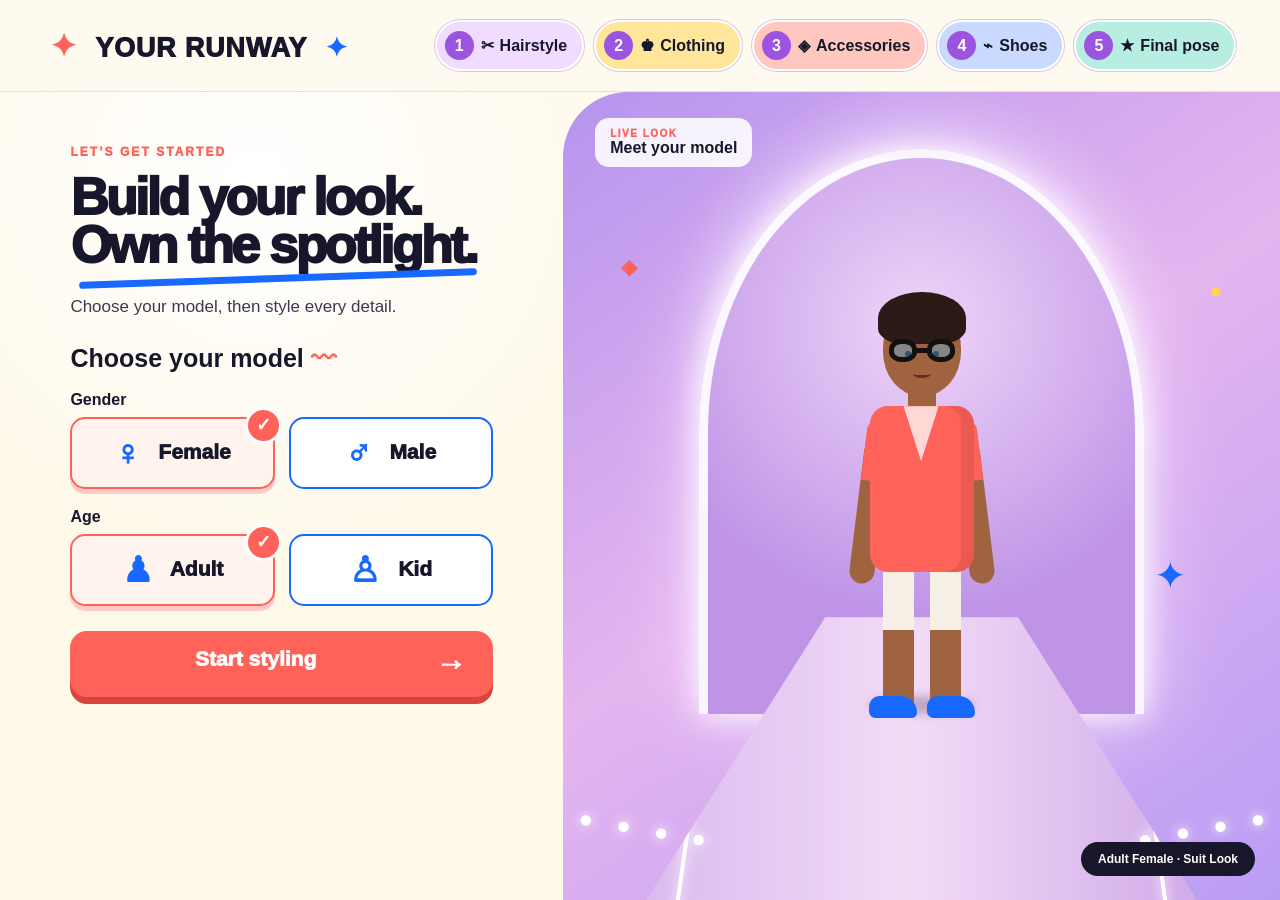
<file: runway/index.html>
<!doctype html>
<html lang="en">
<head>
  <meta charset="UTF-8">
  <meta name="viewport" content="width=device-width, initial-scale=1.0">
  <title>Your Runway</title>
  <link rel="stylesheet" href="styles.css">
</head>
<body>
  <main id="app"></main>
  <script src="app.js"></script>
</body>
</html>
</file>
<file: runway/styles.css>
:root{--ink:#17162a;--cream:#fff9ea;--coral:#ff6258;--blue:#1769ff;--yellow:#ffd451;--lilac:#b997f6}
*{box-sizing:border-box}body{margin:0;background:var(--cream);color:var(--ink);font-family:"Trebuchet MS",Arial,sans-serif}#app{min-height:100vh;overflow:hidden;background:radial-gradient(circle at 20% 20%,#fff 0,transparent 32%),var(--cream)}button{font:inherit;color:inherit}.topbar{height:92px;display:flex;align-items:center;padding:0 3.4vw;border-bottom:1px solid #eadfca;background:#fffaf0;position:relative;z-index:20}.brand{border:0;background:none;font-weight:1000;font-size:27px;letter-spacing:.03em;white-space:nowrap;cursor:pointer}.brand span{color:var(--coral);font-size:32px;margin-right:10px}.brand i{font-style:normal;color:var(--blue);margin-left:10px}.step-nav{display:flex;gap:10px;margin-left:auto}.step-nav button{border:2px solid #fff;background:#f0dcff;border-radius:999px;padding:9px 15px 9px 8px;font-weight:900;box-shadow:0 0 0 1px #d8c9e3;cursor:pointer}.step-nav button:nth-child(2){background:#ffe69b}.step-nav button:nth-child(3){background:#ffc7bf}.step-nav button:nth-child(4){background:#c9d9ff}.step-nav button:nth-child(5){background:#b8eee2}.step-nav b{display:inline-grid;place-items:center;width:29px;height:29px;border-radius:50%;background:#9b54df;color:#fff;margin-right:7px}.step-nav span{margin-right:6px}.step-nav button.active{transform:translateY(3px);box-shadow:0 3px 0 var(--ink)}.step-nav button.done{opacity:.65}
.workspace{height:calc(100vh - 92px);min-height:690px;display:grid;grid-template-columns:44% 56%}.config-panel{padding:5.5vh 5.5vw 3vh;position:relative;z-index:3}.eyebrow{color:var(--coral);font-size:12px;font-weight:1000;letter-spacing:.17em}.config-panel h1,.show-copy h1{font-family:"Arial Rounded MT Bold","Trebuchet MS",sans-serif;font-size:clamp(43px,4.1vw,68px);line-height:.93;letter-spacing:-.055em;margin:13px 0 16px;font-weight:1000}.config-panel h1 em{font-style:normal;position:relative}.config-panel h1 em:after{content:"";position:absolute;height:7px;border-radius:99px;background:var(--blue);left:2%;right:0;bottom:-8px;transform:rotate(-2deg)}.intro{font-size:17px;line-height:1.5;margin:24px 0;color:#3d3850}.config-panel h2{font-size:25px;margin:14px 0 18px}.config-panel h2 span{color:var(--coral)}.field{margin-bottom:19px}.field label{font-weight:900;display:block;margin-bottom:8px}.model-choices{display:grid;grid-template-columns:1fr 1fr;gap:14px}.model-choices button{height:72px;border:2px solid var(--blue);background:#fff;border-radius:15px;font-size:21px;font-weight:1000;cursor:pointer;position:relative}.model-choices i{font-style:normal;color:var(--blue);font-size:35px;vertical-align:middle;margin-right:12px}.model-choices button.selected,.choice-grid button.selected{border-color:var(--coral);background:#fff4ed;box-shadow:0 5px 0 #ffcbc6}.model-choices button.selected:after,.choice-grid button.selected>i{content:"✓";position:absolute;right:-9px;top:-12px;background:var(--coral);color:#fff;width:31px;height:31px;display:grid;place-items:center;border-radius:50%;font-size:18px;border:3px solid #fff}.panel-actions{display:flex;gap:12px;margin-top:25px}.primary{border:0;background:var(--coral);color:#fff;border-radius:17px;min-height:66px;padding:0 27px;font-size:21px;font-weight:1000;cursor:pointer;box-shadow:0 7px 0 #d9443c;flex:1}.primary:hover{transform:translateY(-2px)}.primary span{float:right;font-size:30px;margin-left:22px}.back,.secondary{border:2px solid var(--ink);background:#fff;border-radius:17px;padding:0 23px;font-weight:900;cursor:pointer}.choice-grid{display:grid;grid-template-columns:1fr 1fr;gap:16px;margin-top:30px}.choice-grid button{min-height:108px;border:2px solid #b5a9bd;background:#fff;border-radius:17px;padding:17px;text-align:left;cursor:pointer;position:relative}.choice-icon{width:45px;height:45px;border-radius:13px;background:#ead7ff;display:grid;place-items:center;font-size:23px;margin-bottom:11px}.choice-grid b{display:block;font-size:17px}.choice-grid button>i{font-style:normal}.progress-mobile{display:none}
.preview-stage{position:relative;overflow:hidden;background:linear-gradient(145deg,#b694ee,#e5b5ef 48%,#b99df5);border-top-left-radius:65px}.preview-stage:before{content:"";position:absolute;inset:0;background:radial-gradient(circle at 50% 30%,rgba(255,255,255,.6),transparent 38%)}.stage-label{position:absolute;top:26px;left:32px;background:rgba(255,255,255,.88);padding:10px 15px;border-radius:14px;z-index:5}.stage-label span{display:block;color:var(--coral);font-size:10px;font-weight:1000;letter-spacing:.15em}.stage-label strong{font-size:16px}.runway{position:absolute;inset:0;perspective:900px}.arch{position:absolute;width:62%;height:70%;left:19%;top:7%;border:9px solid rgba(255,255,255,.91);border-bottom:0;border-radius:50% 50% 0 0;box-shadow:0 0 30px #fff,0 0 80px #f5dbff;background:radial-gradient(circle at 50% 30%,#efd5f8 0,#bf94e7 65%)}.catwalk{position:absolute;left:8%;right:8%;bottom:-5%;height:40%;clip-path:polygon(34% 0,66% 0,100% 100%,0 100%);background:linear-gradient(90deg,#d8b8ee,#f3dbf7 48%,#cda7e8)}.catwalk span{position:absolute;top:0;bottom:0;width:4px;background:#fff;box-shadow:0 0 12px #fff}.catwalk span:first-child{left:12%;transform:rotate(8deg)}.catwalk span:last-child{right:12%;transform:rotate(-8deg)}.lights{position:absolute;bottom:7%;color:#fff;word-spacing:17px;font-size:24px;text-shadow:0 0 12px white}.lights.left{left:2%;transform:rotate(10deg)}.lights.right{right:2%;transform:rotate(-10deg)}.look-pill{position:absolute;right:25px;bottom:24px;background:var(--ink);color:#fff;border-radius:99px;padding:10px 17px;font-weight:900;font-size:12px;text-transform:capitalize}.confetti{position:absolute;font-size:22px;z-index:2}.c1{left:8%;top:20%;color:var(--coral)}.c2{right:8%;top:23%;color:var(--yellow)}.c3{right:13%;top:57%;color:var(--blue);font-size:39px}
.model{position:absolute;width:170px;height:420px;left:50%;transform:translateX(-50%);z-index:4;transition:.28s}.model.kid{transform:translateX(-50%) scale(.78);transform-origin:bottom}.model-shadow{position:absolute;width:105px;height:18px;border-radius:50%;background:rgba(45,17,63,.25);bottom:0;left:32px;filter:blur(4px)}.model-head{position:absolute;z-index:5;width:78px;height:92px;border-radius:48%;left:46px;top:10px}.hair{position:absolute;background:#2c1a16;width:88px;height:52px;left:-5px;top:-12px;border-radius:50% 50% 30% 30%}.hair-curls .hair{width:98px;height:70px;left:-10px;top:-21px;border-radius:45%;box-shadow:-11px 9px 0 #2c1a16,12px 9px 0 #2c1a16}.hair-ponytail .hair:after{content:"";position:absolute;width:42px;height:78px;background:#2c1a16;border-radius:50%;right:-29px;top:-13px;transform:rotate(-20deg)}.hair-crop .hair{height:35px;background:radial-gradient(circle,#21130f 36%,transparent 39%) 0 0/15px 15px,#2c1a16}.eye{position:absolute;top:47px;width:6px;height:6px;background:#1d1210;border-radius:50%}.eye-left{left:22px}.eye-right{right:22px}.smile{position:absolute;width:18px;height:8px;border-bottom:3px solid #6b282c;border-radius:50%;left:30px;top:66px}.glasses{position:absolute;z-index:12;top:35px;left:6px;width:66px;height:25px}.glasses i,.glasses b{position:absolute;width:28px;height:23px;border:5px solid #111;border-radius:45%;background:rgba(95,191,255,.38)}.glasses i{left:0}.glasses b{right:0}.glasses em{position:absolute;width:12px;height:5px;background:#111;left:27px;top:9px}.fashion-hat{position:absolute;z-index:13;width:112px;height:16px;background:var(--yellow);border-radius:50%;left:-17px;top:-13px;box-shadow:0 -22px 0 -2px var(--yellow)}.neck{position:absolute;width:28px;height:32px;left:71px;top:90px}.model-body{position:absolute;z-index:3;width:104px;height:166px;left:33px;top:112px;background:var(--coral);border-radius:18px;box-shadow:inset -13px 0 rgba(0,0,0,.08)}.lapel{position:absolute;width:35px;height:55px;left:34px;top:0;background:rgba(255,255,255,.75);clip-path:polygon(0 0,100% 0,50% 100%)}.outfit-dress .model-body{background:var(--lilac);height:214px;clip-path:polygon(14% 0,86% 0,100% 100%,0 100%);border-radius:30px 30px 0 0}.outfit-dress .leg{top:313px;height:107px;border-top-width:26px}.outfit-street .model-body{height:130px;background:var(--blue);border-radius:30px}.outfit-street .model-body:after{content:"";position:absolute;left:13px;right:13px;bottom:19px;height:17px;background:#fff;border-radius:7px}.outfit-street .leg{border-top-color:#36435d;border-top-width:92px}.outfit-sport .model-body{background:var(--yellow);height:126px;border-radius:40px 40px 12px 12px}.outfit-sport .leg{border-top-color:var(--coral);border-top-width:76px}.arm{position:absolute;z-index:2;width:25px;height:165px;border-radius:20px;top:125px;border-top:62px solid var(--coral)}.outfit-dress .arm{border-top-color:var(--lilac)}.outfit-street .arm{border-top-color:var(--blue)}.outfit-sport .arm{border-top-color:var(--yellow)}.arm-left{left:21px;transform:rotate(7deg)}.arm-right{right:21px;transform:rotate(-7deg)}.leg{position:absolute;width:31px;height:153px;top:267px;border-top:69px solid #f5efe5;border-radius:0 0 18px 18px}.leg-left{left:46px}.leg-right{right:46px}.shoe{position:absolute;width:48px;height:22px;bottom:-4px;background:var(--blue);border-radius:12px 18px 6px 7px}.leg-left .shoe{right:-3px}.leg-right .shoe{left:-3px}.shoe.boots{height:45px}.shoe.loafers{background:#211a36}.shoe.heels{background:var(--coral);height:16px}.mini-bag{position:absolute;right:-15px;top:190px;width:58px;height:65px;background:var(--yellow);border:5px solid #e9a900;border-radius:12px;z-index:10;display:grid;place-items:center}.mini-bag:before{content:"";position:absolute;width:75px;height:150px;border:5px solid #e9a900;border-bottom:0;border-radius:50% 50% 0 0;right:10px;top:-104px;transform:rotate(-18deg)}.mini-bag span{font-size:25px;color:#fff}.necklace{position:absolute;z-index:11;left:52px;top:112px;width:66px;height:57px;border:5px solid #ffe476;border-top:0;border-radius:0 0 50% 50%}.necklace span{position:absolute;left:22px;bottom:-15px;color:#43e2d2;font-size:25px}.pose-wave .arm-right,.pose-peace .arm-right{transform:rotate(150deg);transform-origin:top}.pose-spin{transform:translateX(-50%) rotate(-7deg)}
.show-mode{height:calc(100vh - 92px);min-height:690px;position:relative;background:linear-gradient(135deg,#5d3691,#b997f6 45%,#ffb0d0);overflow:hidden}.show-copy{position:absolute;z-index:8;left:3vw;top:4vh;color:#fff}.show-copy h1{font-size:clamp(46px,5vw,76px)}.show-copy p{text-transform:capitalize;font-weight:900}.full-runway .arch{width:32%;left:34%;height:67%;top:2%}.full-runway .catwalk{left:13%;right:13%;height:55%;bottom:-6%}.full-runway .model{bottom:-58%;animation:walkDown 9s cubic-bezier(.18,.58,.2,1) forwards}.audience{position:absolute;z-index:5;bottom:3%;width:25%;height:46%;display:grid;grid-template-columns:repeat(4,1fr);align-items:end;gap:7px}.audience-left{left:0;transform:skewY(7deg)}.audience-right{right:0;transform:skewY(-7deg)}.audience span{height:56%;position:relative;background:#281d37;border-radius:40% 40% 12px 12px}.audience span:nth-child(2n){height:75%;background:#3a2850}.audience span:nth-child(3n){height:90%}.audience span:before{content:"";position:absolute;width:32px;height:32px;border-radius:50%;background:#4e365d;left:50%;top:-25px;transform:translateX(-50%)}.audience span i:before{content:"✦";position:absolute;top:22%;left:22%;color:#fff7b5;animation:flash 2.4s infinite}.show-actions{position:absolute;z-index:10;bottom:20px;left:50%;transform:translateX(-50%);display:flex;gap:13px}.show-actions button{min-height:54px}.show-actions .primary{min-width:220px}.walking .leg-left,.walking .arm-right{animation:swingA .62s 11 alternate}.walking .leg-right,.walking .arm-left{animation:swingB .62s 11 alternate}@keyframes walkDown{0%{transform:translateX(-50%) scale(.2);bottom:12%}76%{transform:translateX(-50%) scale(1);bottom:-58%}100%{transform:translateX(-50%) scale(1);bottom:-58%}}@keyframes swingA{to{transform:rotate(12deg);transform-origin:top}}@keyframes swingB{to{transform:rotate(-12deg);transform-origin:top}}@keyframes flash{0%,82%,100%{opacity:.25}86%{opacity:1;text-shadow:0 0 22px #fff}}
@media(max-width:1050px){.topbar{height:76px;padding:0 18px}.brand{font-size:21px}.step-nav{display:none}.workspace{height:auto;grid-template-columns:1fr}.config-panel{padding:35px 7vw}.preview-stage{min-height:610px;border-radius:45px 45px 0 0}.progress-mobile{display:block;float:right;background:#ead7ff;padding:7px 12px;border-radius:99px;font-size:12px;font-weight:900}.show-mode{height:calc(100vh - 76px)}.full-runway .arch{width:70%;left:15%}}
@media(max-width:600px){.config-panel h1{font-size:42px}.model-choices,.choice-grid{gap:10px}.model-choices button{font-size:17px}.choice-grid button{padding:12px}.model{transform:translateX(-50%) scale(.84);transform-origin:bottom}.model.kid{transform:translateX(-50%) scale(.66)}.panel-actions{position:sticky;bottom:10px;z-index:20}.show-actions .secondary:first-child{display:none}.full-runway .arch{width:84%;left:8%}}
@media(prefers-reduced-motion:reduce){*{animation-duration:.01ms!important;animation-iteration-count:1!important;transition:none!important}}
</file>
